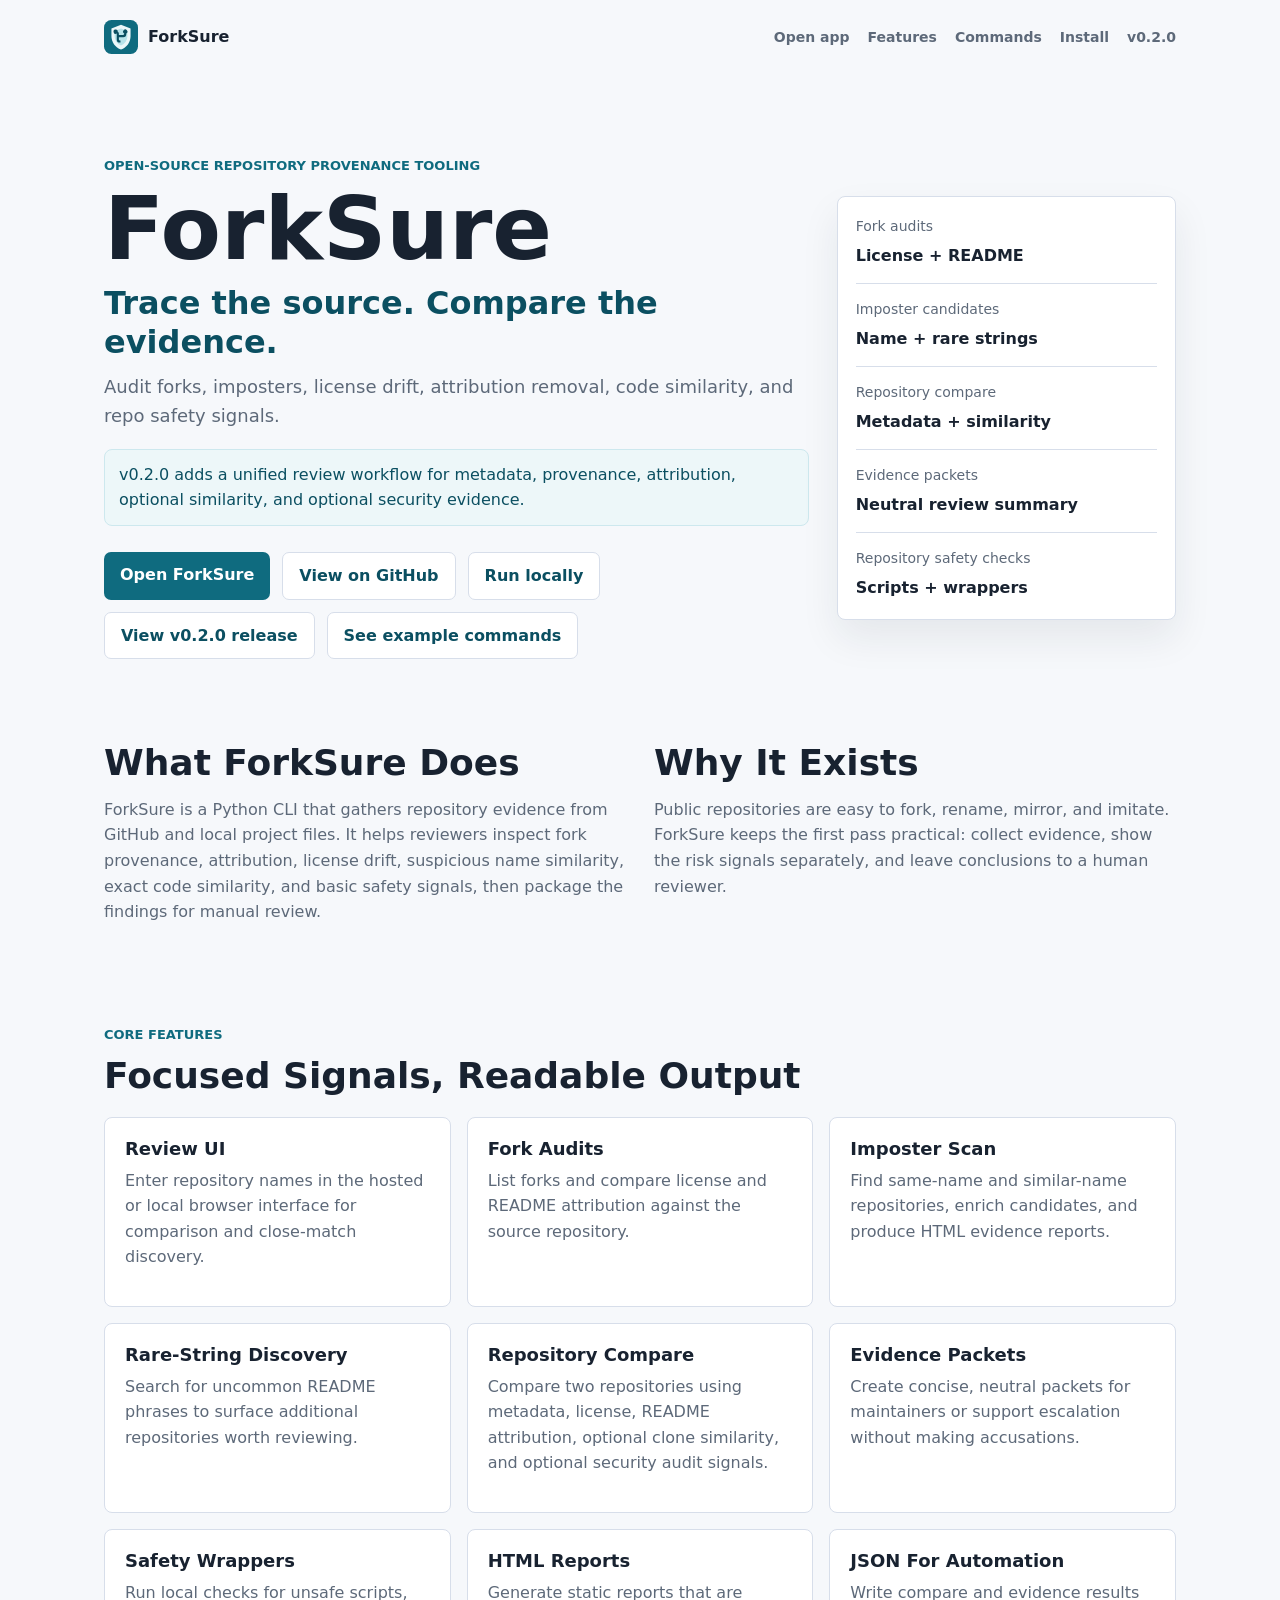
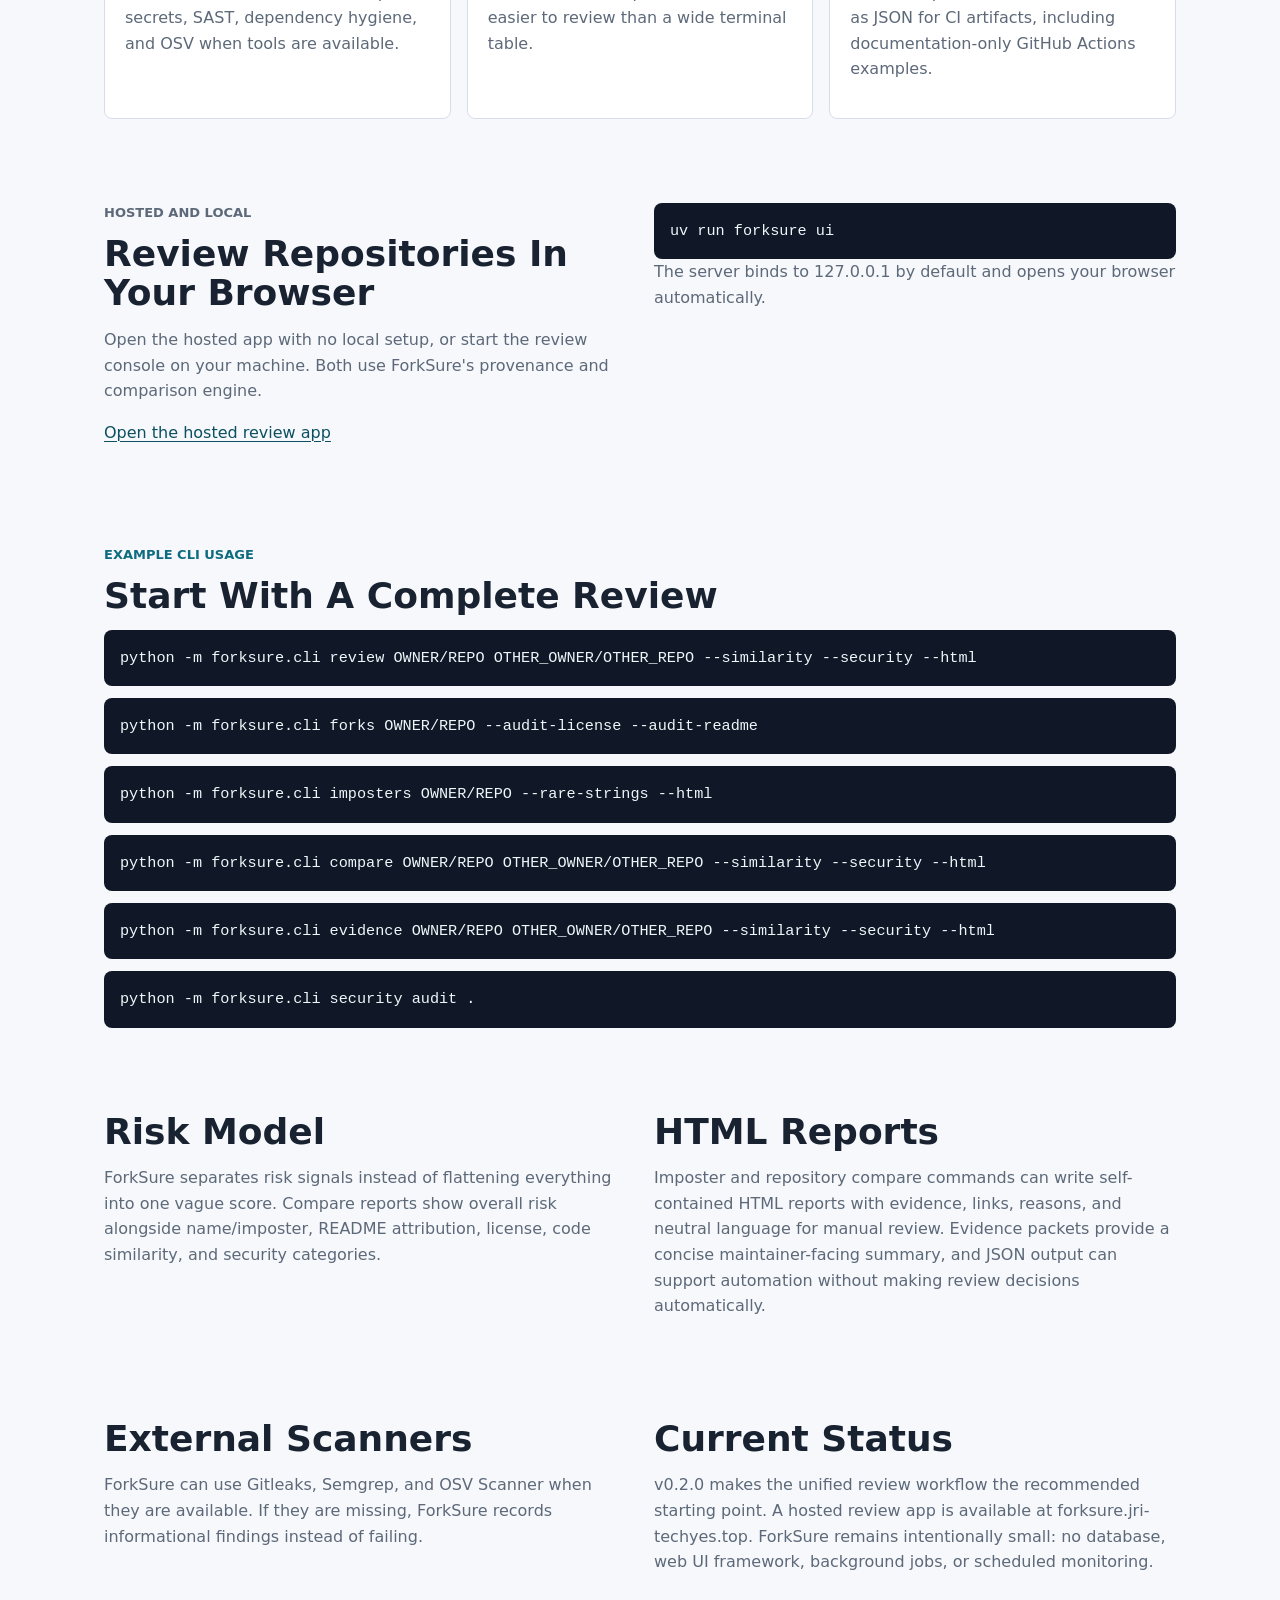
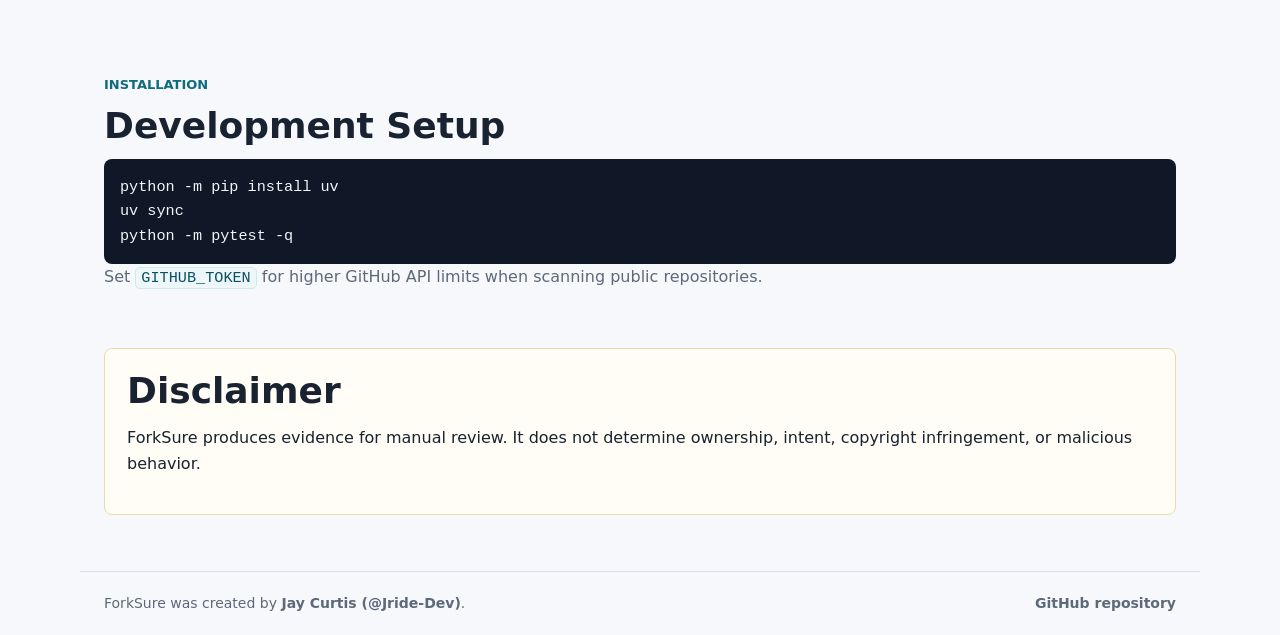
<file: site/index.html>
<!doctype html>
<html lang="en">
  <head>
    <meta charset="utf-8">
    <meta name="viewport" content="width=device-width, initial-scale=1">
    <title>ForkSure - Repository provenance and safety scanner</title>
    <meta
      name="description"
      content="ForkSure audits forks, imposters, license drift, attribution removal, code similarity, and repository safety signals."
    >
    <meta property="og:title" content="ForkSure - Trace the source. Compare the evidence.">
    <meta property="og:description" content="Repository provenance, similarity, attribution, and safety evidence for manual review.">
    <meta property="og:image" content="https://forksure.jri-techyes.top/assets/forksure-social-preview.png">
    <meta name="twitter:card" content="summary_large_image">
    <link rel="icon" href="assets/forksure-mark.svg" type="image/svg+xml">
    <link rel="apple-touch-icon" href="assets/forksure-icon-180.png">
    <link rel="stylesheet" href="styles.css">
  </head>
  <body>
    <header class="site-header">
      <a class="brand" href="#top" aria-label="ForkSure home">
        <img src="assets/forksure-mark.svg" alt="" width="34" height="34">
        <span>ForkSure</span>
      </a>
      <nav aria-label="Primary navigation">
        <a href="https://forksure.jri-techyes.top/">Open app</a>
        <a href="#features">Features</a>
        <a href="#commands">Commands</a>
        <a href="#install">Install</a>
        <a href="https://github.com/Jride-Dev/ForkSure/releases/tag/v0.2.0">v0.2.0</a>
      </nav>
    </header>

    <main id="top">
      <section class="hero" aria-labelledby="hero-title">
        <div class="hero-copy">
          <p class="eyebrow">Open-source repository provenance tooling</p>
          <h1 id="hero-title">ForkSure</h1>
          <p class="subtitle">Trace the source. Compare the evidence.</p>
          <p class="tagline">
            Audit forks, imposters, license drift, attribution removal, code similarity,
            and repo safety signals.
          </p>
          <p class="release-note">
            v0.2.0 adds a unified review workflow for metadata, provenance,
            attribution, optional similarity, and optional security evidence.
          </p>
          <div class="actions">
            <a class="button primary" href="https://forksure.jri-techyes.top/">Open ForkSure</a>
            <a class="button secondary" href="https://github.com/Jride-Dev/ForkSure">View on GitHub</a>
            <a class="button secondary" href="#review-ui">Run locally</a>
            <a class="button secondary" href="https://github.com/Jride-Dev/ForkSure/releases/tag/v0.2.0">View v0.2.0 release</a>
            <a class="button secondary" href="#commands">See example commands</a>
          </div>
        </div>
        <div class="hero-panel" aria-label="ForkSure signal summary">
          <div class="signal-row">
            <span>Fork audits</span>
            <strong>License + README</strong>
          </div>
          <div class="signal-row">
            <span>Imposter candidates</span>
            <strong>Name + rare strings</strong>
          </div>
          <div class="signal-row">
            <span>Repository compare</span>
            <strong>Metadata + similarity</strong>
          </div>
          <div class="signal-row">
            <span>Evidence packets</span>
            <strong>Neutral review summary</strong>
          </div>
          <div class="signal-row">
            <span>Repository safety checks</span>
            <strong>Scripts + wrappers</strong>
          </div>
        </div>
      </section>

      <section class="section two-column" id="what">
        <div>
          <h2>What ForkSure Does</h2>
          <p>
            ForkSure is a Python CLI that gathers repository evidence from GitHub and
            local project files. It helps reviewers inspect fork provenance, attribution,
            license drift, suspicious name similarity, exact code similarity, and basic
            safety signals, then package the findings for manual review.
          </p>
        </div>
        <div>
          <h2>Why It Exists</h2>
          <p>
            Public repositories are easy to fork, rename, mirror, and imitate. ForkSure
            keeps the first pass practical: collect evidence, show the risk signals
            separately, and leave conclusions to a human reviewer.
          </p>
        </div>
      </section>

      <section class="section" id="features">
        <div class="section-heading">
          <p class="eyebrow">Core features</p>
          <h2>Focused Signals, Readable Output</h2>
        </div>
        <div class="feature-grid">
          <article class="card">
            <h3>Review UI</h3>
            <p>Enter repository names in the hosted or local browser interface for comparison and close-match discovery.</p>
          </article>
          <article class="card">
            <h3>Fork Audits</h3>
            <p>List forks and compare license and README attribution against the source repository.</p>
          </article>
          <article class="card">
            <h3>Imposter Scan</h3>
            <p>Find same-name and similar-name repositories, enrich candidates, and produce HTML evidence reports.</p>
          </article>
          <article class="card">
            <h3>Rare-String Discovery</h3>
            <p>Search for uncommon README phrases to surface additional repositories worth reviewing.</p>
          </article>
          <article class="card">
            <h3>Repository Compare</h3>
            <p>Compare two repositories using metadata, license, README attribution, optional clone similarity, and optional security audit signals.</p>
          </article>
          <article class="card">
            <h3>Evidence Packets</h3>
            <p>Create concise, neutral packets for maintainers or support escalation without making accusations.</p>
          </article>
          <article class="card">
            <h3>Safety Wrappers</h3>
            <p>Run local checks for unsafe scripts, secrets, SAST, dependency hygiene, and OSV when tools are available.</p>
          </article>
          <article class="card">
            <h3>HTML Reports</h3>
            <p>Generate static reports that are easier to review than a wide terminal table.</p>
          </article>
          <article class="card">
            <h3>JSON For Automation</h3>
            <p>Write compare and evidence results as JSON for CI artifacts, including documentation-only GitHub Actions examples.</p>
          </article>
        </div>
      </section>

      <section class="section two-column" id="review-ui">
        <div>
          <p class="eyebrow">Hosted and local</p>
          <h2>Review Repositories In Your Browser</h2>
          <p>
            Open the hosted app with no local setup, or start the review console
            on your machine. Both use ForkSure's provenance and comparison engine.
          </p>
          <p><a class="text-link" href="https://forksure.jri-techyes.top/">Open the hosted review app</a></p>
        </div>
        <div>
          <pre><code>uv run forksure ui</code></pre>
          <p class="note">The server binds to 127.0.0.1 by default and opens your browser automatically.</p>
        </div>
      </section>

      <section class="section" id="commands">
        <div class="section-heading">
          <p class="eyebrow">Example CLI usage</p>
          <h2>Start With A Complete Review</h2>
        </div>
        <div class="command-list">
          <pre><code>python -m forksure.cli review OWNER/REPO OTHER_OWNER/OTHER_REPO --similarity --security --html</code></pre>
          <pre><code>python -m forksure.cli forks OWNER/REPO --audit-license --audit-readme</code></pre>
          <pre><code>python -m forksure.cli imposters OWNER/REPO --rare-strings --html</code></pre>
          <pre><code>python -m forksure.cli compare OWNER/REPO OTHER_OWNER/OTHER_REPO --similarity --security --html</code></pre>
          <pre><code>python -m forksure.cli evidence OWNER/REPO OTHER_OWNER/OTHER_REPO --similarity --security --html</code></pre>
          <pre><code>python -m forksure.cli security audit .</code></pre>
        </div>
      </section>

      <section class="section two-column" id="risk">
        <div>
          <h2>Risk Model</h2>
          <p>
            ForkSure separates risk signals instead of flattening everything into one
            vague score. Compare reports show overall risk alongside name/imposter,
            README attribution, license, code similarity, and security categories.
          </p>
        </div>
        <div>
          <h2>HTML Reports</h2>
          <p>
            Imposter and repository compare commands can write self-contained HTML
            reports with evidence, links, reasons, and neutral language for manual review.
            Evidence packets provide a concise maintainer-facing summary, and JSON output
            can support automation without making review decisions automatically.
          </p>
        </div>
      </section>

      <section class="section two-column" id="external-scanners">
        <div>
          <h2>External Scanners</h2>
          <p>
            ForkSure can use Gitleaks, Semgrep, and OSV Scanner when they are available.
            If they are missing, ForkSure records informational findings instead of failing.
          </p>
        </div>
        <div>
          <h2>Current Status</h2>
          <p>
            v0.2.0 makes the unified review workflow the recommended starting point.
            A hosted review app is available at forksure.jri-techyes.top. ForkSure
            remains intentionally small: no database, web UI framework,
            background jobs, or scheduled monitoring.
          </p>
        </div>
      </section>

      <section class="section" id="install">
        <div class="section-heading">
          <p class="eyebrow">Installation</p>
          <h2>Development Setup</h2>
        </div>
        <pre><code>python -m pip install uv
uv sync
python -m pytest -q</code></pre>
        <p class="note">
          Set <code>GITHUB_TOKEN</code> for higher GitHub API limits when scanning public repositories.
        </p>
      </section>

      <section class="section disclaimer" id="disclaimer">
        <h2>Disclaimer</h2>
        <p>
          ForkSure produces evidence for manual review. It does not determine ownership,
          intent, copyright infringement, or malicious behavior.
        </p>
      </section>
    </main>

    <footer class="site-footer">
      <span>ForkSure was created by <a href="https://github.com/Jride-Dev">Jay Curtis (@Jride-Dev)</a>.</span>
      <a href="https://github.com/Jride-Dev/ForkSure">GitHub repository</a>
    </footer>
  </body>
</html>
</file>
<file: site/styles.css>
:root {
  color-scheme: light;
  --bg: #f6f8fb;
  --panel: #ffffff;
  --ink: #182230;
  --muted: #5d6979;
  --border: #d7deea;
  --accent: #0f6b7f;
  --accent-strong: #0b4f61;
  --soft: #edf7f9;
  --code: #101828;
}

* {
  box-sizing: border-box;
}

html {
  scroll-behavior: smooth;
}

body {
  background: var(--bg);
  color: var(--ink);
  font-family:
    Inter, ui-sans-serif, system-ui, -apple-system, BlinkMacSystemFont, "Segoe UI",
    sans-serif;
  line-height: 1.6;
  margin: 0;
}

a {
  color: var(--accent-strong);
  overflow-wrap: anywhere;
  text-decoration-thickness: 1px;
  text-underline-offset: 3px;
}

.site-header,
.site-footer {
  align-items: center;
  display: flex;
  justify-content: space-between;
  margin: 0 auto;
  max-width: 1120px;
  padding: 20px 24px;
}

.brand {
  align-items: center;
  color: var(--ink);
  display: inline-flex;
  font-weight: 800;
  gap: 10px;
  text-decoration: none;
}

nav {
  display: flex;
  flex-wrap: wrap;
  gap: 18px;
  justify-content: flex-end;
}

nav a,
.site-footer a {
  color: var(--muted);
  font-size: 14px;
  font-weight: 650;
  text-decoration: none;
}

main {
  margin: 0 auto;
  max-width: 1120px;
  padding: 18px 24px 56px;
}

.hero {
  align-items: stretch;
  display: grid;
  gap: 28px;
  grid-template-columns: minmax(0, 1.35fr) minmax(280px, 0.65fr);
  padding: 64px 0 42px;
}

.hero-copy {
  align-self: center;
}

.eyebrow {
  color: var(--accent);
  font-size: 13px;
  font-weight: 800;
  letter-spacing: 0;
  margin: 0 0 10px;
  text-transform: uppercase;
}

h1,
h2,
h3,
p {
  margin-top: 0;
}

h1 {
  font-size: clamp(48px, 8vw, 88px);
  line-height: 0.95;
  margin-bottom: 14px;
}

h2 {
  font-size: clamp(25px, 4vw, 36px);
  line-height: 1.1;
  margin-bottom: 14px;
}

h3 {
  font-size: 18px;
  line-height: 1.2;
  margin-bottom: 8px;
}

.subtitle {
  color: var(--accent-strong);
  font-size: clamp(22px, 3vw, 32px);
  font-weight: 750;
  line-height: 1.2;
  margin-bottom: 12px;
}

.tagline {
  color: var(--muted);
  font-size: 18px;
  max-width: 720px;
}

.release-note {
  background: var(--soft);
  border: 1px solid #cde8ee;
  border-radius: 8px;
  color: var(--accent-strong);
  max-width: 720px;
  padding: 12px 14px;
}

.actions {
  display: flex;
  flex-wrap: wrap;
  gap: 12px;
  margin-top: 26px;
}

.button {
  border-radius: 7px;
  display: inline-flex;
  font-weight: 750;
  min-height: 44px;
  padding: 10px 16px;
  text-decoration: none;
}

.primary {
  background: var(--accent);
  color: #ffffff;
}

.secondary {
  background: var(--panel);
  border: 1px solid var(--border);
  color: var(--accent-strong);
}

.hero-panel,
.card,
.disclaimer {
  background: var(--panel);
  border: 1px solid var(--border);
  border-radius: 8px;
}

.hero-panel {
  align-self: center;
  box-shadow: 0 18px 38px rgb(24 34 48 / 8%);
  padding: 18px;
}

.signal-row {
  border-bottom: 1px solid var(--border);
  display: grid;
  gap: 6px;
  grid-template-columns: 1fr;
  padding: 14px 0;
}

.signal-row:first-child {
  padding-top: 0;
}

.signal-row:last-child {
  border-bottom: 0;
  padding-bottom: 0;
}

.signal-row span {
  color: var(--muted);
  font-size: 14px;
}

.signal-row strong {
  color: var(--ink);
  overflow-wrap: anywhere;
}

.section {
  padding: 42px 0;
}

.two-column {
  display: grid;
  gap: 28px;
  grid-template-columns: repeat(2, minmax(0, 1fr));
}

.section-heading {
  max-width: 760px;
}

.feature-grid {
  display: grid;
  gap: 16px;
  grid-template-columns: repeat(3, minmax(0, 1fr));
  margin-top: 22px;
}

.card {
  padding: 20px;
}

.card p,
.two-column p,
.note {
  color: var(--muted);
}

.command-list {
  display: grid;
  gap: 12px;
}

pre {
  background: var(--code);
  border-radius: 8px;
  color: #edf7f9;
  margin: 0;
  max-width: 100%;
  overflow-x: auto;
  padding: 16px;
}

code {
  font-family: "Cascadia Code", Consolas, "Liberation Mono", monospace;
  font-size: 0.95em;
}

p code {
  background: var(--soft);
  border: 1px solid #cde8ee;
  border-radius: 5px;
  color: var(--accent-strong);
  padding: 1px 5px;
}

.disclaimer {
  background: #fffdf5;
  border-color: #eadca8;
  padding: 22px;
}

.site-footer {
  border-top: 1px solid var(--border);
  color: var(--muted);
  font-size: 14px;
}

@media (max-width: 820px) {
  .site-header,
  .site-footer {
    align-items: flex-start;
    flex-direction: column;
    gap: 14px;
  }

  nav {
    justify-content: flex-start;
  }

  .hero,
  .two-column,
  .feature-grid {
    grid-template-columns: 1fr;
  }

  .hero {
    padding-top: 36px;
  }
}
</file>
